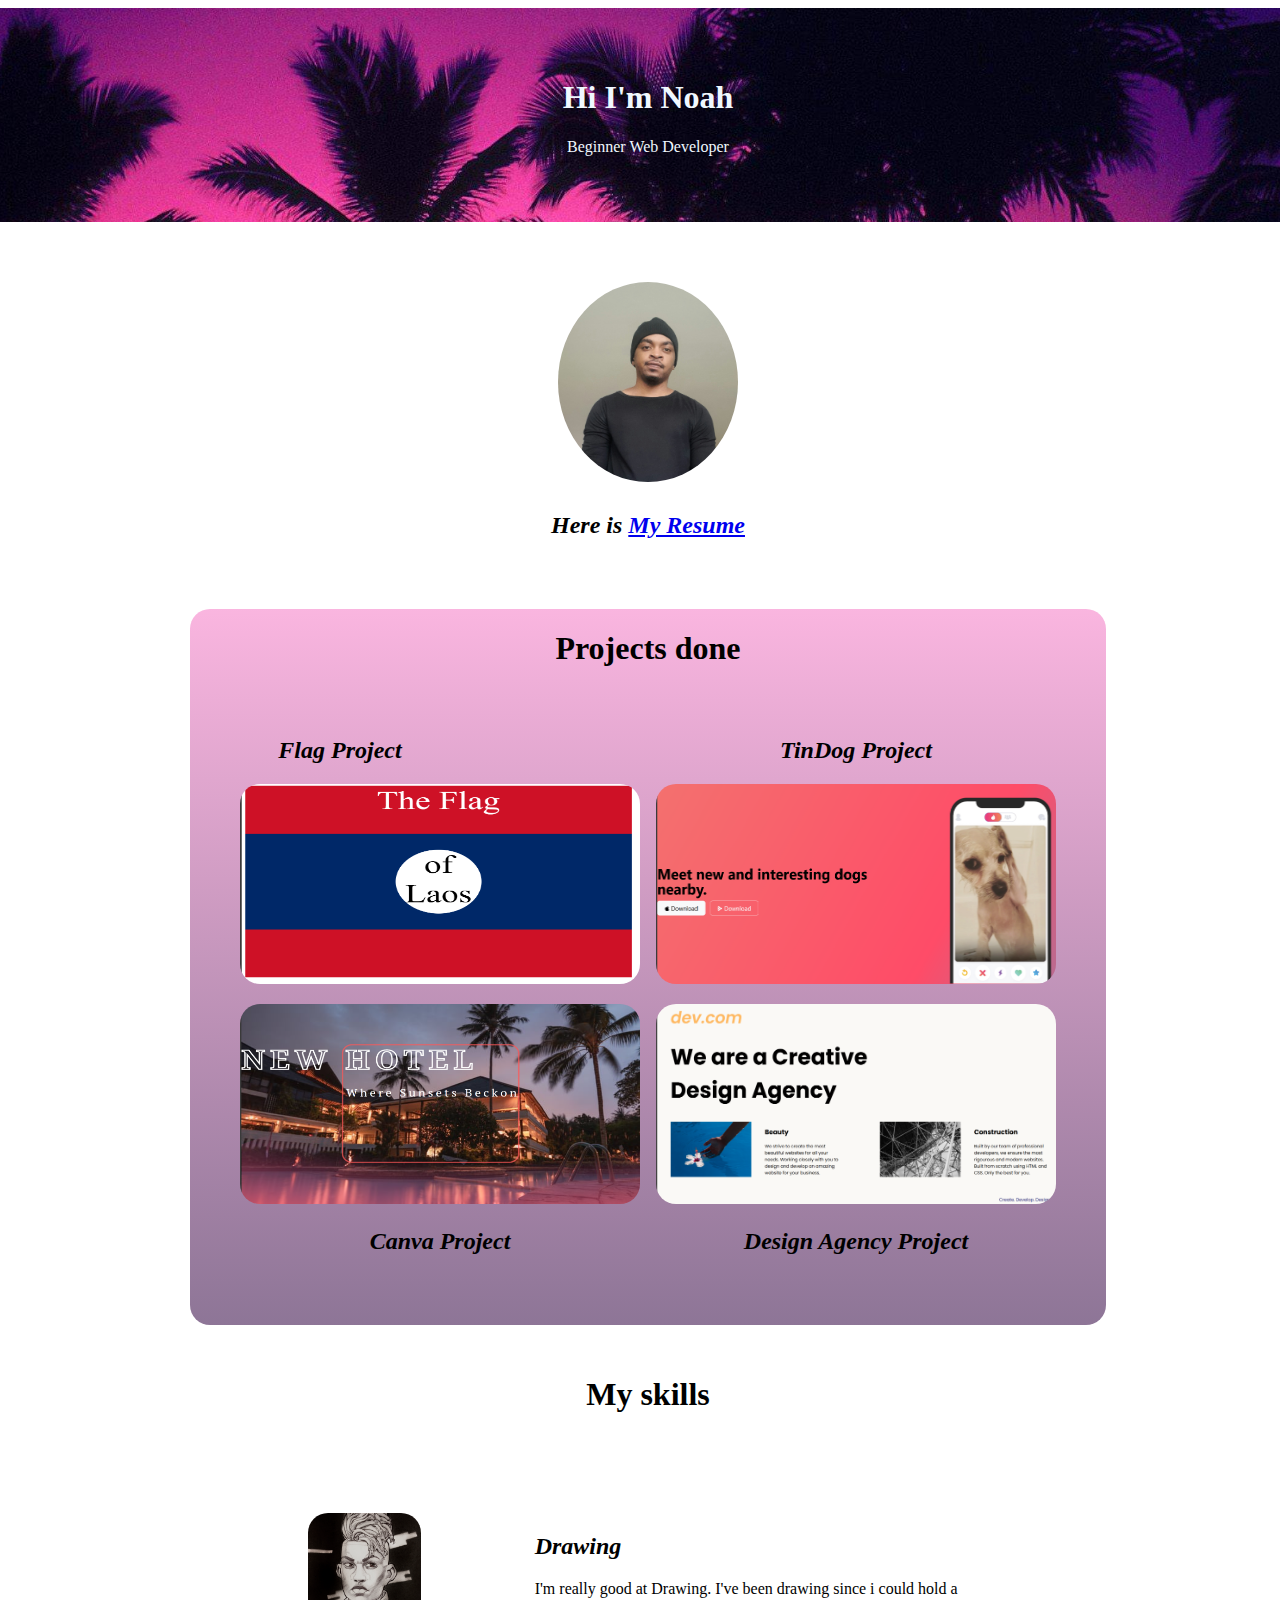
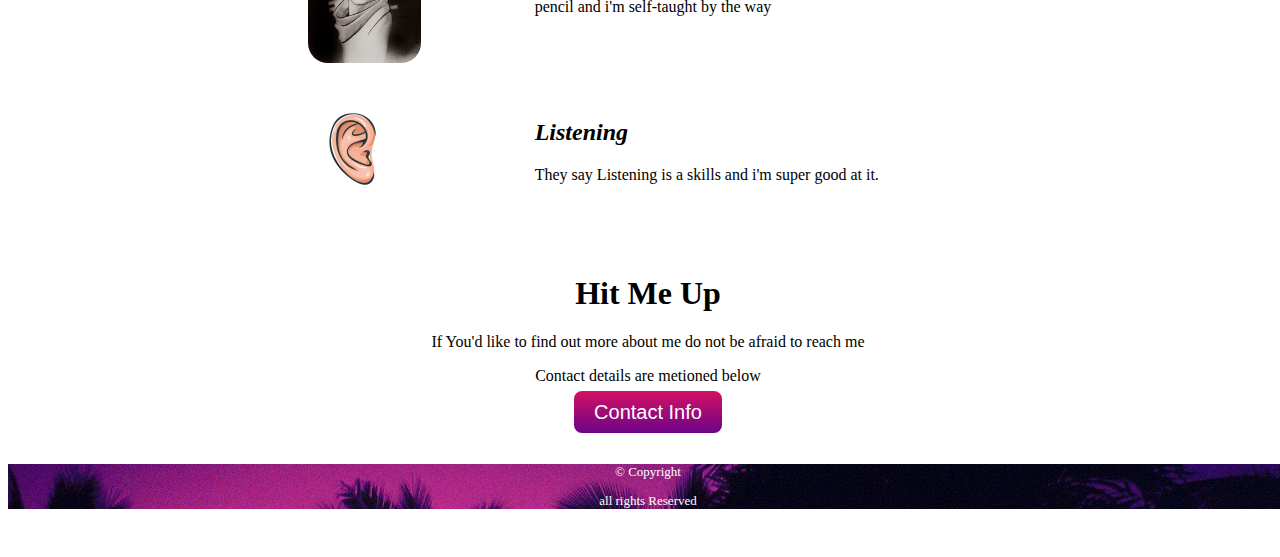
<file: index.html>
<!DOCTYPE html>
<html lang="en">

<head>
    <meta charset="UTF-8">
    <meta name="viewport" content="width=device-width, initial-scale=1.0">
    <title>Noah Kun</title>
    <link rel="stylesheet" href="./style.css">
</head>

<body>
    <div class="top">
        <h1 class="Intro">Hi I'm Noah</h1>
        <p>Beginner Web Developer</p>
    </div>

    <div class="middle">
        <img class="mepic" src="./assets/images/ME. lol.jpg" alt="pic of me">
        <h2> Here is <a href="./Public/Resume.html" class="Resume"> My Resume</h2>
        </a>
    </div>

    <div class="Projects-done">
        <h1 id="prd">Projects done</h1>
        <div class="Projects">
            <div class="one">
                <h2>Flag Project</h2>

                <a href="./Public/flag.html">
                    <img src="./assets/images/flag .png" height="200px" width="400px">
                </a>
            </div>
            <div class="two">
                <h2>TinDog Project</h2>

                <a href="./Public/tindog.html">
                    <img src="./assets/images/Tindog.png" height="200px" width="400px">
                </a>
            </div>
            <div class="three">
                <a
                    href="https://www.canva.com/design/DAGRruP2Dek/4bzgqHHLHDGjAqhz1vgvkA/view?utm_content=DAGRruP2Dek&utm_campaign=designshare&utm_medium=link&utm_source=editor#1">
                    <img src="./assets/images/canva.png" height="200px" width="400px">
                </a>
                <h2>Canva Project</h2>
            </div>
            <div class="four">
                <a href="./Public/design agency.html">
                    <img src="./assets/images/bootstrap.png" height="200px" width="400px">
                </a>
                <h2>Design Agency Project</h2>
            </div>
        </div>
    </div>

    <div class="skills">
        <h1>My skills</h1>

        <div class="container">
            <div class="skill1">
                <img src="./assets/images/MY ART.JPG" height="150px">
            </div>
            <div class="skill2">
                <img src="./assets/images/vector-illustration-ear-icon-human-senses-189973289.webp" height="100px">
            </div>
            <div class="p">
                <h2>Drawing</h2>
                <p>I'm really good at Drawing. I've been drawing since i could hold a pencil
                    and i'm self-taught by the way
                </p>
            </div>
            <div class="p2">
                <h2>Listening</h2>
                <p>They say Listening is a skills and i'm super good at it.</p>
            </div>
        </div>

        <div class="Contact">
            <h1>Hit Me Up</h1>
            <p>If You'd like to find out more about me do not be afraid to reach me</p>
            <p>Contact details are metioned below</p>
            <a class="btn" href="./Public/conatct.html">Contact Info</a>
        </div>

        <div class="bottom">
<footer><p>© Copyright</p>
<p>all rights Reserved</p></footer>

        </div>





    </div>
</body>

</html>
</file>
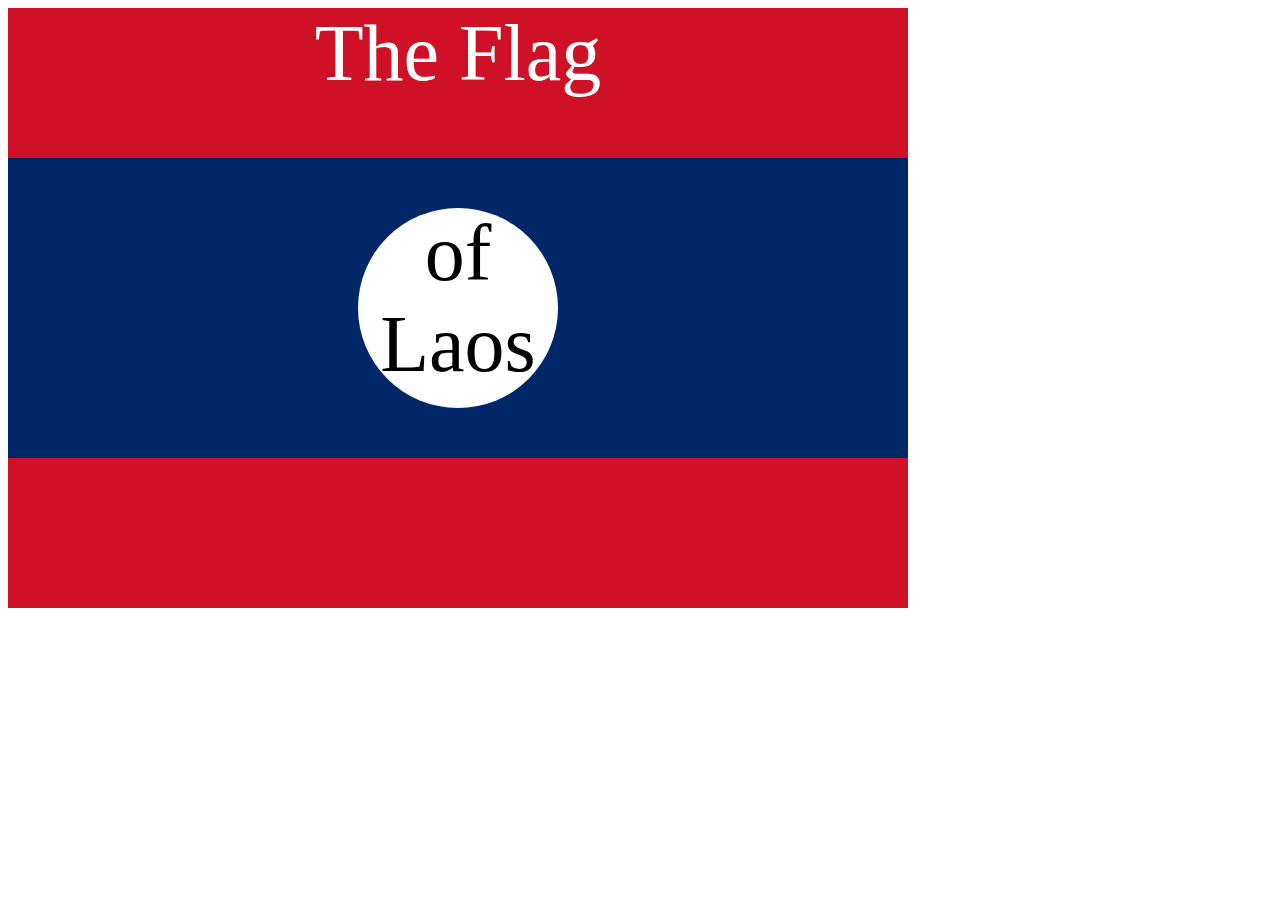
<file: Public/flag.html>
<!DOCTYPE html>
<html lang="en">

<head>
  <meta charset="UTF-8">
  <title>CSS Flag Project</title>
  <style>
    .flag {
      width: 900px;
      height: 600px;
      position: relative;
      background-color: #CE1126;

    }

    .flag > div {
      background-color: #002868;
      height: 300px;
      width: 100%;
      position: absolute;
      top: 150px;
    }

    .flag > div > div {
      background-color: white;
      position: absolute;

      height: 200px;
      width: 200px;
      border-radius: 50%;
      top: 50px;
      left: 350px;
    }

    p {
      font-size: 5rem;
      color: white;
      text-align: center;
      padding: 0;
      margin: 0;
    }

    .flag>div div p {
      color: black;
    }
  </style>
</head>

<body>
  <div class="flag">
    <p>The Flag</p>
    <div>
      <div>
        <p>of Laos</p>
      </div>
    </div>
  </div>
</body>

</html>
</file>
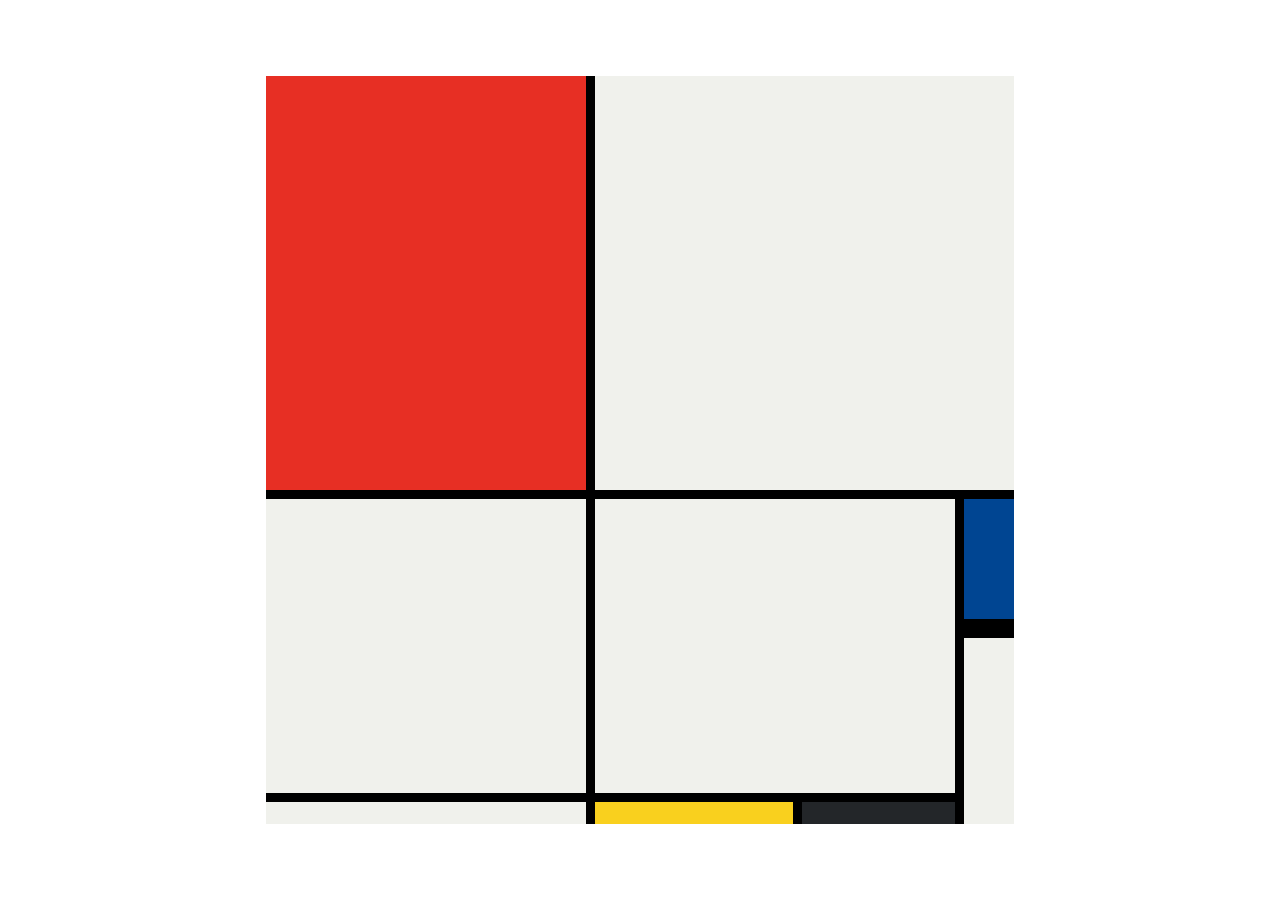
<file: Public/Mondrian Project.html>
<!DOCTYPE html>
<html lang="en">

<head>
  <meta charset="UTF-8" />
  <meta name="viewport" content="width=device-width, initial-scale=1.0" />
  <title>Mondrian Project</title>
  <style>
    body {
      display: flex;
      justify-content: center;
      align-items: center;
      height: 100vh;
      margin: 0;
      padding: 0;
    }

    .container {
      height: 748px;
      width: 748px;
      display: grid;
      background-color: #000;
      grid-template-columns: 320px 198px 153px 50px;
      grid-template-rows: 414px 130px 155px 22px;
      gap: 9px;
    }

    .item {
      background-color: #F0F1EC;
    }

    .red {
      background-color: #E72F24;
    }

    .white1 {
      grid-column: span 3;
    }

    .white2 {
      grid-row: span 2;
    }

    .white3 {
      grid-area: 2 / 2 / 4 /4
    }

    .blue {
      background-color: #004592;
      border-bottom: 10px solid #000;
    }

    .white4 {
      grid-row: span 2;
    }

    .yellow {
      background-color: #F9D01E;
    }

    .black {
      background-color: #232629;
    }
  </style>
</head>

<body>
  <!-- Write your HTML here -->
  <div class="container">
    <div class="item red"></div>
    <div class="item white1"></div>
    <div class="item white2"></div>
    <div class="item white3"></div>

    <div class="item blue"></div>
    <div class="item white4"></div>

    <div class="item"></div>
    <div class="item yellow"></div>
    <div class="item black"></div>
  </div>
  </div>
</body>

</html>
</file>
<file: style.css>
.top {
    background-image: url("./assets/images/sunset.jpg");
    background-repeat: no-repeat;
    background-size: cover;
    padding: 50px;
    color: aliceblue;
    text-align: center;
    width: 100%;

}

.middle {
    display: grid;
    justify-content: center;
    align-content: center;
    padding: 50px;
    width: 100%;


}

.mepic {
    padding: 10px;
    border-radius: 100%;
    height: 200px;
}


.Projects {
    display: grid;
    grid-template-columns: 1fr 1fr;
    grid-auto-rows: 1fr 1fr;
    gap: 1rem;
    justify-content: space-around;
    align-items: center;
    margin: 50px;
}

.one {
    width: 200px;
}

body {
    display: flex;
    flex-direction: column;
    width: 100%;
    justify-content: center;
    align-items: center;
    text-align: center;

}

.Projects-done {
    border-radius: 20px;
    background-image: -webkit-linear-gradient(top, #ed01924a, #3a104a93);
    background-image: -moz-linear-gradient(top, #63023b4b, #383ffb);

}

h1 {
    font-family: 'Times New Roman', Times, serif;
}

.skills {
    margin-top: 30px;
}

.container {
    display: grid;
    grid-template-columns: 1fr 2fr;
    grid-template-rows: 1fr 1fr;
    width: 50%;
    margin: 100px auto 0 auto;
    text-align: left;
    row-gap: 2rem;
    background-color: gra;
}

.skill1 {
    grid-area: 1 /1 / 2 / 2;
}

.p {
    grid-area: 1 / 2 / 2 / 3;
}

.skill2 {
    grid-area: 2/ 1 / 2 / 3;
}

.p2 {
    grid-area: 2 / 2 / 3 / 3;

}

h2 {
    font-family: Georgia, 'Times New Roman', Times, serif;
    font-style: italic;
}

.btn {
    background-image: -webkit-linear-gradient(top, #d41165, #6d0388);
    background-image: -moz-linear-gradient(top, #7607f6, #050860);
    background-image: -ms-linear-gradient(top, #580808, #11999e);
    background-image: -o-linear-gradient(top, #101012, #420a5b);
    -webkit-border-radius: 8;
    -moz-border-radius: 8;
    border-radius: 8px;
    font-family: "Montserrat", sans-serif;
    color: #ffffff;
    font-size: 20px;
    padding: 10px 20px 10px 20px;
    text-decoration: none;
}

.bottom {
    width: 100vw;
    color: white;
    font-size: small;
    background-image: url("./assets/images/sunset.jpg");
    background-size: cover;
    margin: 40px;


}

img {
    border-radius: 20px;
}
</file>
